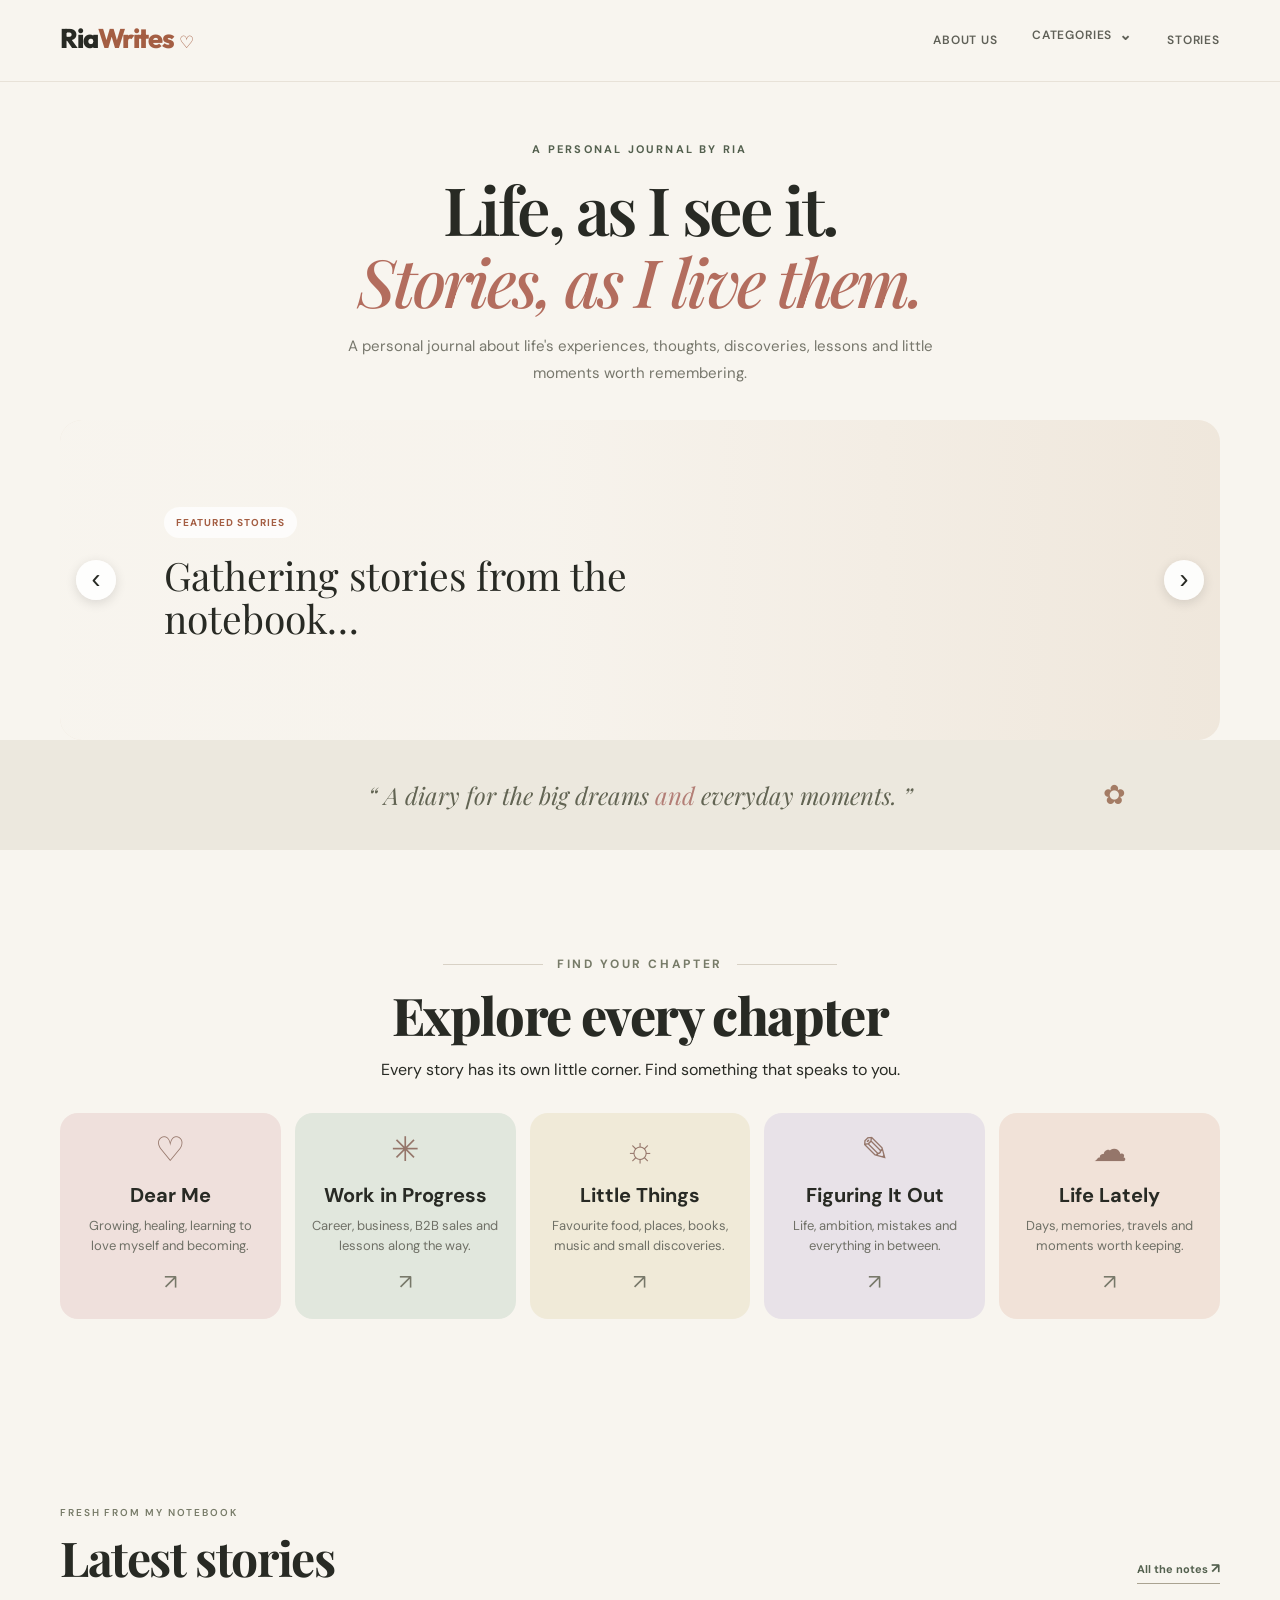
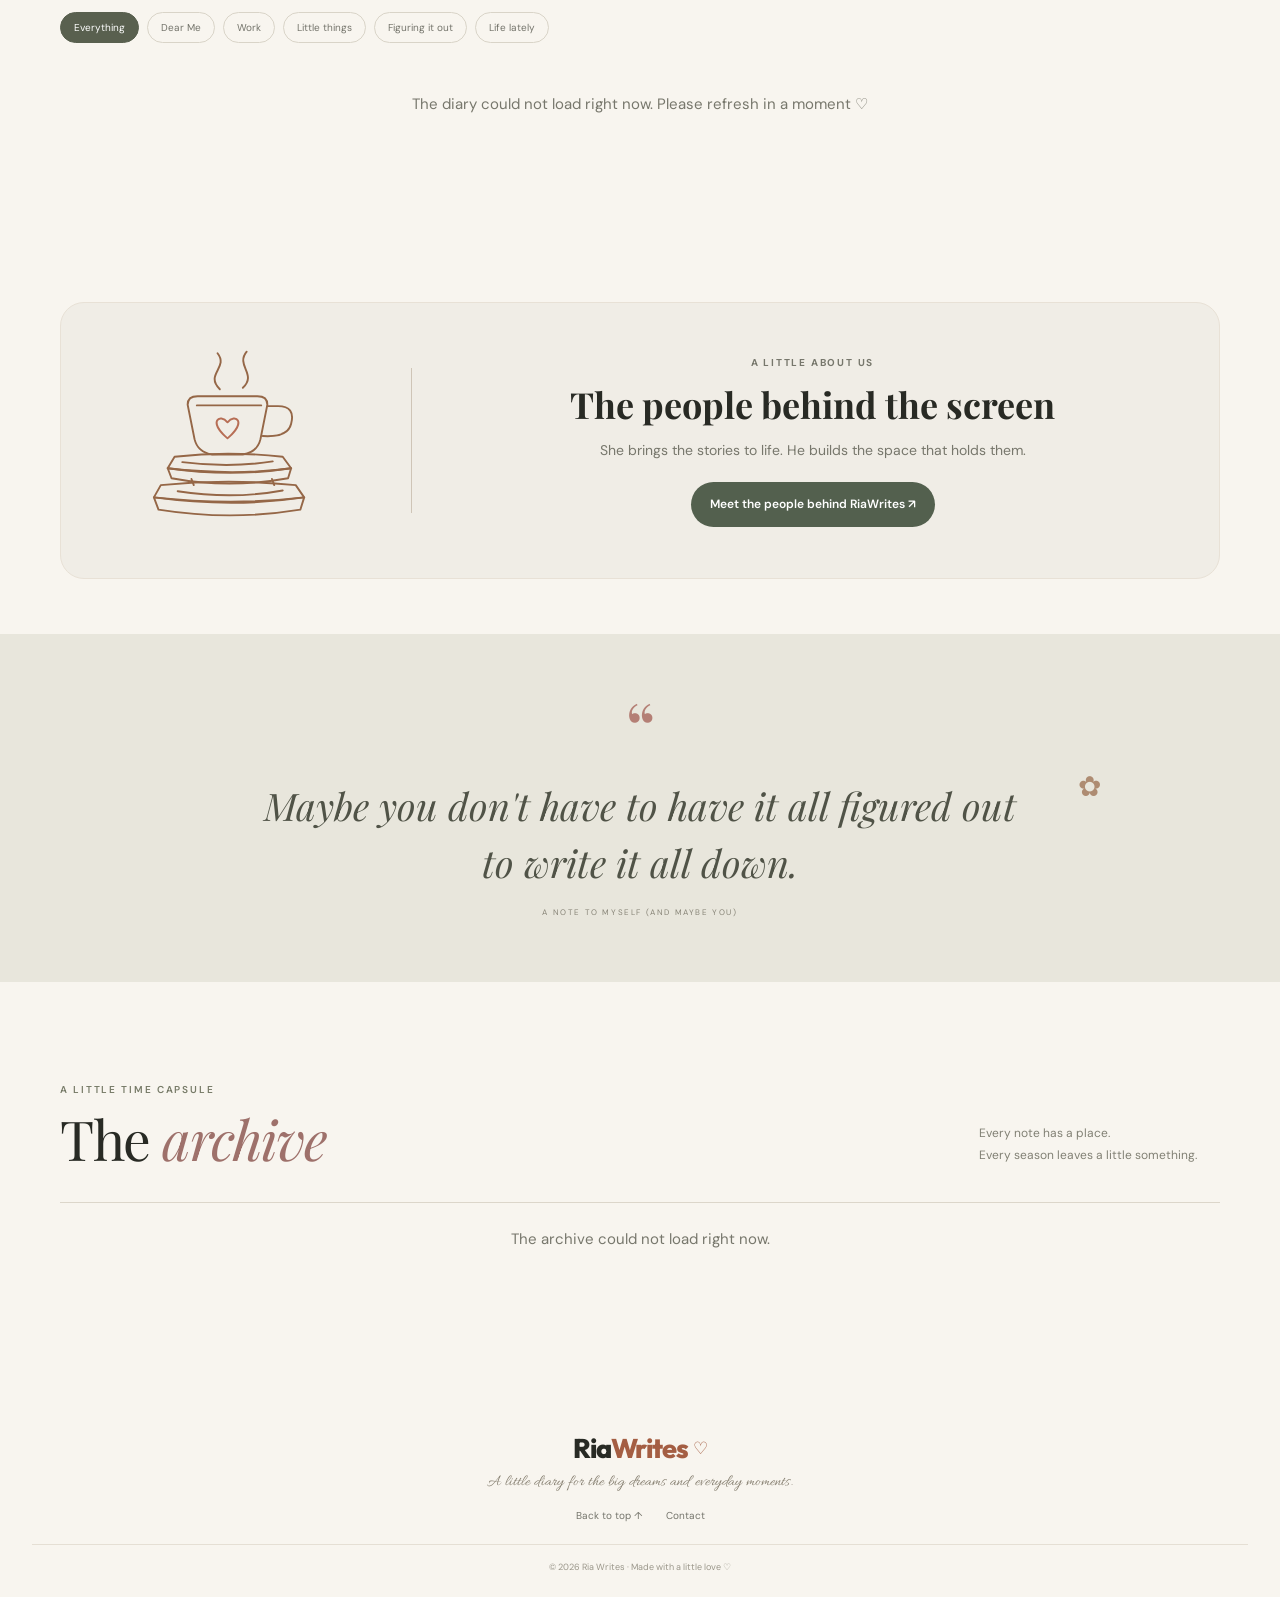
<file: index.html>
<!doctype html>
<html lang="en">
<head>
  <meta charset="utf-8" />
  <meta name="viewport" content="width=device-width, initial-scale=1" />
  <meta name="theme-color" content="#f8f5ef" />
  <meta name="description" content="Ria Writes — a little bit of everything. A little bit of me. Thoughts, experiences, recommendations and everything in between." />
  <title>Ria Writes — A little bit of everything</title>
  <link rel="preconnect" href="https://fonts.googleapis.com" />
  <link rel="preconnect" href="https://fonts.gstatic.com" crossorigin />
<link href="https://fonts.googleapis.com/css2?family=DM+Sans:wght@400;500;600;700&family=Outfit:wght@800&family=Playfair+Display:wght@400;500;600;700&family=Allura&display=swap" rel="stylesheet" />

<!-- Google Analytics 4 -->
<script async src="https://www.googletagmanager.com/gtag/js?id=G-HQD7MRNTLX"></script>
<script>
  window.dataLayer = window.dataLayer || [];
  function gtag(){dataLayer.push(arguments);}
  gtag('js', new Date());
  gtag('config', 'G-HQD7MRNTLX');
</script>

<link rel="stylesheet" href="styles.css" />
<script src="script.js" defer></script>

</head>
<body>

<header class="site-header">
  <a class="wordmark" href="#home" aria-label="RiaWrites home">
    <span class="logo-ria">Ria</span><span class="logo-writes">Writes</span><i>♡</i>
  </a>

  <button class="menu-toggle" aria-label="Open menu" aria-expanded="false">
    <span></span><span></span>
  </button>

  <nav class="nav-links" aria-label="Main navigation">
<a href="about.html">About Us</a>

    <div class="nav-dropdown">
      <button class="nav-dropdown-toggle" type="button"
        aria-expanded="false" aria-controls="category-menu">
        Categories <span class="dropdown-arrow">⌄</span>
      </button>

      <div class="category-menu" id="category-menu">
        <a href="#latest" data-category="Dear Me">Dear Me</a>
        <a href="#latest" data-category="Work in Progress">Work in Progress</a>
        <a href="#latest" data-category="Little Things">Little Things</a>
        <a href="#latest" data-category="Figuring It Out">Figuring It Out</a>
        <a href="#latest" data-category="Life Lately">Life Lately</a>
      </div>
    </div>

    <a href="stories.html">Stories</a>
  </nav>
</header>


  <main id="home">
   
<section class="new-hero wrap" id="home-intro">
  <div class="new-hero-heading">
    <p class="eyebrow">A PERSONAL JOURNAL BY RIA</p>

    <h1>
      Life, as I see it.<br>
      <em>Stories, as I live them.</em>
    </h1>

    <p class="new-hero-intro">
      A personal journal about life's experiences, thoughts,
      discoveries, lessons and little moments worth remembering.
    </p>
  </div>

  <section class="featured-section" aria-label="Featured stories">
    <div class="featured-carousel" id="featured-carousel">
      <div class="featured-content" id="featured-content">
        <p class="eyebrow">FEATURED STORIES</p>
        <h2>Gathering stories from the notebook…</h2>
      </div>

      <button class="featured-arrow featured-prev"
        type="button" aria-label="Previous story">‹</button>

      <button class="featured-arrow featured-next"
        type="button" aria-label="Next story">›</button>

      <div class="featured-dots" id="featured-dots"
        aria-label="Choose a featured story"></div>
    </div>
  </section>
</section>

    <section class="intro-strip"><p>“ A diary for the big dreams <span>and</span> everyday moments. ”</p><span class="strip-flower">✿</span></section>

    <section class="world wrap" id="diary">
<div class="section-heading chapter-heading">
  <div>
    <p class="eyebrow">FIND YOUR CHAPTER</p>
    <h2>Explore every chapter</h2>
    <p class="chapter-subtitle">
      Every story has its own little corner. Find something that speaks to you.
    </p>
  </div>
</div>      <div class="category-grid">
        <a class="category-card card-rose" href="#latest" data-category="Dear Me"><span class="card-number">01 / HEART</span><span class="category-icon">♡</span><h3>Dear Me</h3><p>Growing, healing, learning to love myself and becoming.</p><span class="card-arrow">↗</span></a>
        <a class="category-card card-sage" href="#latest" data-category="Work in Progress"><span class="card-number">02 / WORK</span><span class="category-icon">✳</span><h3>Work in Progress</h3><p>Career, business, B2B sales and lessons along the way.</p><span class="card-arrow">↗</span></a>
        <a class="category-card card-butter" href="#latest" data-category="Little Things"><span class="card-number">03 / JOY</span><span class="category-icon">☼</span><h3>Little Things</h3><p>Favourite food, places, books, music and small discoveries.</p><span class="card-arrow">↗</span></a>
        <a class="category-card card-lilac" href="#latest" data-category="Figuring It Out"><span class="card-number">04 / LIFE</span><span class="category-icon">✎</span><h3>Figuring It Out</h3><p>Life, ambition, mistakes and everything in between.</p><span class="card-arrow">↗</span></a>
        <a class="category-card card-peach" href="#latest" data-category="Life Lately"><span class="card-number">05 / LATELY</span><span class="category-icon">☁</span><h3>Life Lately</h3><p>Days, memories, travels and moments worth keeping.</p><span class="card-arrow">↗</span></a>
      </div>
    </section>

    <section class="latest-section" id="latest"><div class="wrap">
      <div class="section-heading latest-heading"><div><p class="eyebrow">FRESH FROM MY NOTEBOOK</p><h2>Latest stories</h2></div><a class="text-link" href="#archive">All the notes <span>↗</span></a></div>
      <div class="filter-row" aria-label="Filter entries">
        <button class="filter active" type="button" data-filter="All">Everything</button>
        <button class="filter" type="button" data-filter="Dear Me">Dear Me</button>
        <button class="filter" type="button" data-filter="Work in Progress">Work</button>
        <button class="filter" type="button" data-filter="Little Things">Little things</button>
        <button class="filter" type="button" data-filter="Figuring It Out">Figuring it out</button>
        <button class="filter" type="button" data-filter="Life Lately">Life lately</button>
      </div>
      <div class="post-grid" aria-live="polite"></div>
      <p class="empty-state" hidden>No notes in this chapter just yet. Come back soon ♡</p>
    </div></section>

 
 
<section class="about-teaser wrap about-teaser-new">
  <div class="about-teaser-illustration">
   
<svg class="coffee-books-art" viewBox="0 0 300 260"
     xmlns="http://www.w3.org/2000/svg"
     role="img" aria-label="A coffee cup with a heart on stacked books">

  <g fill="none" stroke="#956747" stroke-width="2.5"
     stroke-linecap="round" stroke-linejoin="round">

    <!-- Steam -->
    <path d="M125 63 C105 43 137 35 122 16"/>
    <path d="M155 61 C174 43 145 32 160 14"/>

    <!-- Cup -->
    <path d="M83 83 Q83 72 96 72 H174 Q187 72 187 83
             L178 128 Q174 145 155 148 H115
             Q96 145 92 128 Z"/>
    <path d="M187 85 H201 Q224 85 218 108
             Q214 126 181 124"/>
    <path d="M95 84 H179"/>

    <!-- Heart -->
    <path d="M135 106
             C125 94 109 105 135 127
             C161 105 145 94 135 106 Z"
          stroke="#b76e55"/>

    <!-- Top book -->
    <path d="M66 151 Q135 143 207 151
             L218 166 Q145 176 57 166 Z"/>
    <path d="M57 166 Q140 178 218 166 L214 179
             Q137 193 62 179 Z"/>

    <!-- Bottom book -->
    <path d="M48 188 Q137 179 224 188
             L235 204 Q142 215 39 204 Z"/>
    <path d="M39 204 Q143 218 235 204 L230 220
             Q139 235 45 220 Z"/>

    <!-- Book details -->
    <path d="M76 158 Q139 166 194 157"/>
    <path d="M70 196 Q142 207 207 195"/>
    <path d="M88 180 L91 188"/>
    <path d="M193 180 L196 188"/>
  </g>
</svg>

  </div>

  <div class="about-teaser-divider"></div>

  <div class="about-teaser-content">
    <p class="eyebrow">A LITTLE ABOUT US</p>
    <h2>The people behind the screen</h2>
    <p>
      She brings the stories to life. He builds the space that holds them.
    </p>
    <a class="about-teaser-button" href="about.html">
      Meet the people behind RiaWrites ↗
    </a>
  </div>
</section>


    <section class="quote-section"><span class="quote-mark">“</span><blockquote>Maybe you don't have to have it all figured out<br class="desktop-break" /> to write it all down.</blockquote><p>A NOTE TO MYSELF (AND MAYBE YOU)</p><span class="quote-flower">✿</span></section>

    <section class="archive-section wrap" id="archive"><div class="section-heading"><div><p class="eyebrow">A LITTLE TIME CAPSULE</p><h2>The <em>archive</em></h2></div><p class="section-aside">Every note has a place.<br />Every season leaves a little something.</p></div><div class="archive-list" aria-live="polite"><p class="archive-loading">Gathering the notes… ♡</p></div></section>

  
  </main>
<footer class="site-footer"><a class="wordmark" href="#home" aria-label="RiaWrites home"><span class="logo-ria">Ria</span><span class="logo-writes">Writes</span><i>♡</i></a><p>A little diary for the big dreams and everyday moments.</p><div class="footer-links"><a href="#home">Back to top ↑</a><a href="mailto:team.riawrites@gmail.com">Contact</a></div><small>© <span id="copyright-year">2026</span> Ria Writes · Made with a little love ♡</small></footer></body>
</html>
</file>
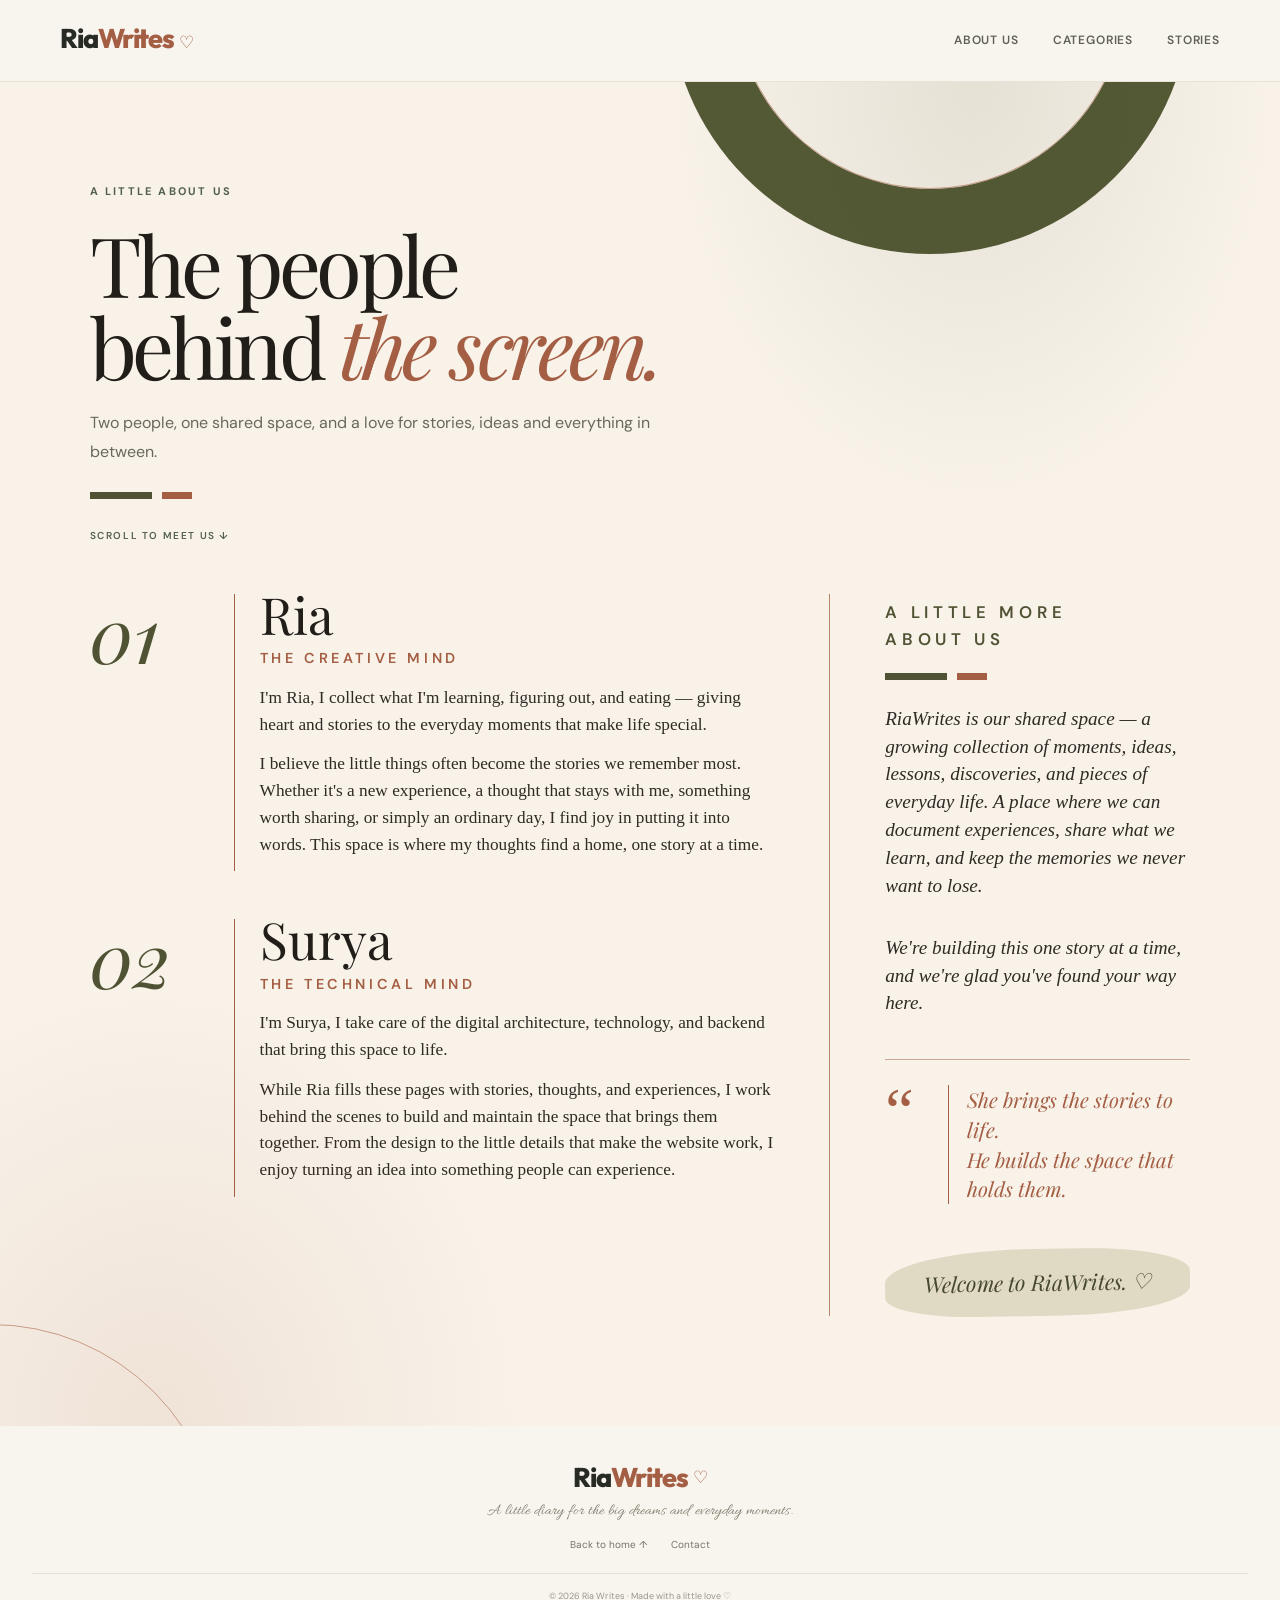
<file: about.html>
<!doctype html>
<html lang="en">
<head>
  <meta charset="utf-8">
  <meta name="viewport" content="width=device-width, initial-scale=1">
  <meta name="theme-color" content="#f8f5ef">

  <meta name="description" content="Meet Ria and Surya, the people behind RiaWrites — a personal journal about life's experiences, thoughts and little moments.">

  <title>About Us — RiaWrites</title>

  <link rel="preconnect" href="https://fonts.googleapis.com">
  <link rel="preconnect" href="https://fonts.gstatic.com" crossorigin>
  <link href="https://fonts.googleapis.com/css2?family=DM+Sans:wght@400;500;600;700&family=Outfit:wght@800&family=Playfair+Display:wght@400;500;600;700&family=Allura&display=swap" rel="stylesheet">

  <link rel="stylesheet" href="styles.css">
</head>

<body>

<header class="site-header">
  <a class="wordmark" href="index.html#home" aria-label="RiaWrites home">
    <span class="logo-ria">Ria</span><span class="logo-writes">Writes</span><i>♡</i>
  </a>

  <button class="menu-toggle" aria-label="Open menu" aria-expanded="false">
    <span></span><span></span>
  </button>

  <nav class="nav-links" aria-label="Main navigation">
    <a href="about.html" aria-current="page">About Us</a>
    <a href="index.html#diary">Categories</a>
    <a href="stories.html">Stories</a>
  </nav>
</header>

<main>

  <section class="about-section about-editorial" id="about">
    <div class="editorial-inner">

     
<div class="editorial-heading">

  <p class="about-intro-label">A LITTLE ABOUT US</p>

  <div class="editorial-title">
    The people<br>
    behind <em>the screen.</em>
  </div>

  <p class="about-intro-copy">
    Two people, one shared space, and a love for
    stories, ideas and everything in between.
  </p>

  <div class="editorial-accent">
    <span></span><span></span>
  </div>

  <p class="about-scroll-cue">SCROLL TO MEET US ↓</p>

</div>


      <div class="editorial-layout">

        <div class="editorial-people">

          <article class="editorial-person">
            <div class="editorial-number">01</div>

            <div class="editorial-person-copy">
              <h3>Ria</h3>
              <p class="editorial-role">The Creative Mind</p>

              <p>
                I'm Ria, I collect what I'm learning, figuring
                out, and eating — giving heart and stories to the everyday
                moments that make life special.
              </p>

              <p>
                I believe the little things often become the stories we
                remember most. Whether it's a new experience, a thought
                that stays with me, something worth sharing, or simply an
                ordinary day, I find joy in putting it into words.
                This space is where my thoughts find a home, one story at a time.
              </p>
            </div>
          </article>

          <article class="editorial-person">
            <div class="editorial-number">02</div>

            <div class="editorial-person-copy">
              <h3>Surya</h3>
              <p class="editorial-role">The Technical Mind</p>

              <p>
                I'm Surya, I take care of the digital architecture,
                technology, and backend that bring this space to life.
              </p>

              <p>
                While Ria fills these pages with stories, thoughts, and
                experiences, I work behind the scenes to build and maintain
                the space that brings them together. From the design to
                the little details that make the website work, I enjoy
                turning an idea into something people can experience.
              </p>
            </div>
          </article>

        </div>

        <aside class="editorial-aside">

          <p class="editorial-aside-heading">
            A little more<br>about us
          </p>

          <div class="editorial-accent">
            <span></span><span></span>
          </div>

          <p class="editorial-aside-intro">
            RiaWrites is our shared space — a growing collection of
            moments, ideas, lessons, discoveries, and pieces of everyday
            life. A place where we can document experiences, share what
            we learn, and keep the memories we never want to lose.
          </p>

          <p class="editorial-aside-note">
            We're building this one story at a time, and we're glad
            you've found your way here.
          </p>

          <div class="editorial-quote">
            <span class="editorial-quote-mark">“</span>
            <p>
              She brings the stories to life.<br>
              He builds the space that holds them.
            </p>
          </div>

          <div class="editorial-welcome">
            Welcome to RiaWrites. ♡
          </div>

        </aside>

      </div>
    </div>
  </section>

</main>

<footer class="site-footer">
  <a class="wordmark" href="index.html#home">
    <span class="logo-ria">Ria</span><span class="logo-writes">Writes</span><i>♡</i>
  </a>

  <p>A little diary for the big dreams and everyday moments.</p>

  <div class="footer-links">
    <a href="index.html#home">Back to home ↑</a>
    <a href="mailto:team.riawrites@gmail.com">Contact</a>
  </div>

  <small>© 2026 Ria Writes · Made with a little love ♡</small>
</footer>

<script>
  const menuToggle = document.querySelector(".menu-toggle");
  const navLinks = document.querySelector(".nav-links");

  menuToggle.addEventListener("click", () => {
    const isOpen = navLinks.classList.toggle("open");
    menuToggle.setAttribute("aria-expanded", String(isOpen));
  });

  navLinks.querySelectorAll("a").forEach(link => {
    link.addEventListener("click", () => {
      navLinks.classList.remove("open");
      menuToggle.setAttribute("aria-expanded", "false");
    });
  });
</script>

</body>
</html>
</file>
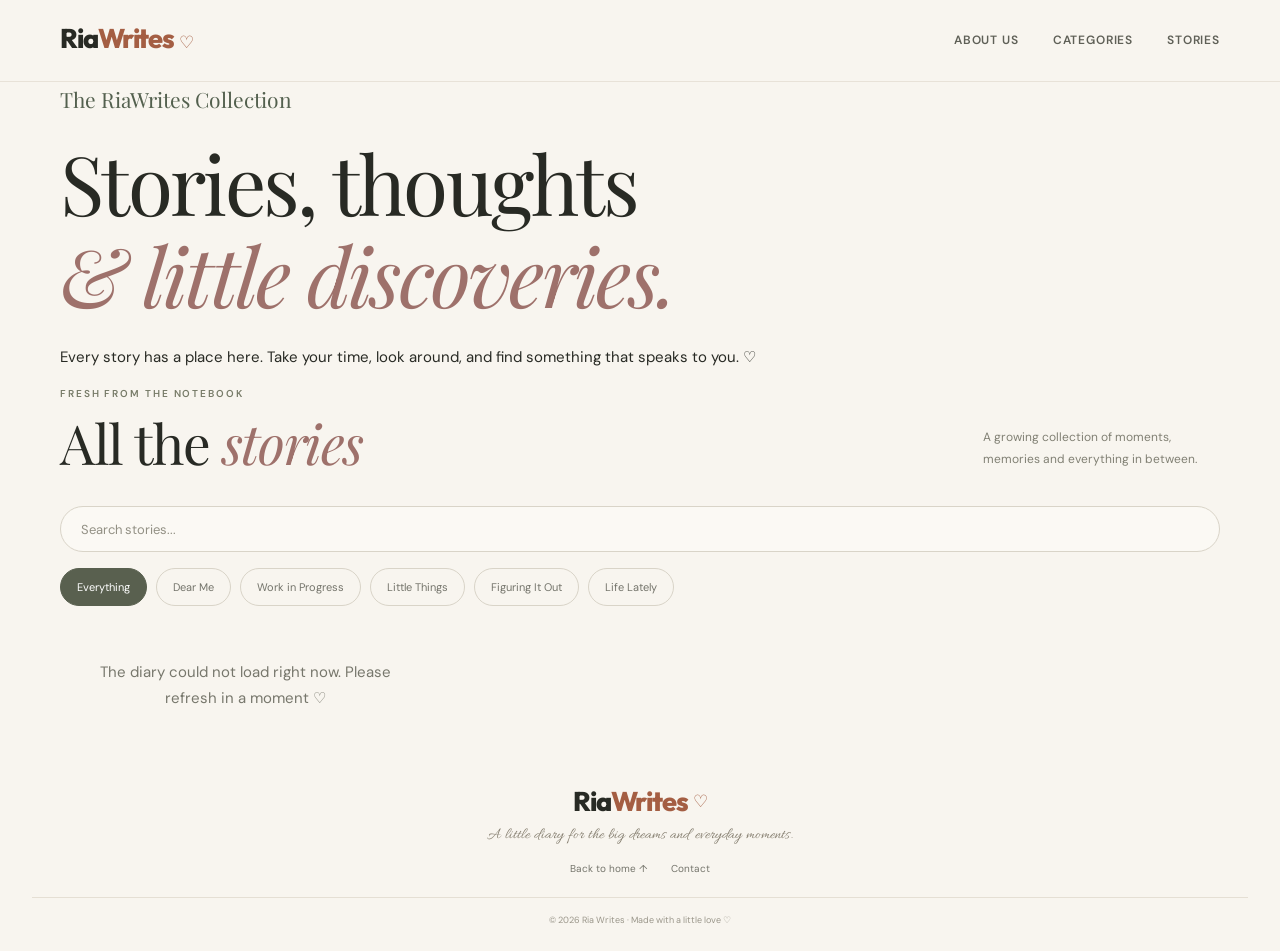
<file: stories.html>
<!doctype html>
<html lang="en">
<head>
  <meta charset="utf-8">
  <meta name="viewport" content="width=device-width, initial-scale=1">
  <meta name="theme-color" content="#f8f5ef">
  <meta name="description" content="Explore all stories, thoughts and little discoveries from RiaWrites.">
  <title>Stories — RiaWrites</title>

  <link rel="preconnect" href="https://fonts.googleapis.com">
  <link rel="preconnect" href="https://fonts.gstatic.com" crossorigin>
  <link href="https://fonts.googleapis.com/css2?family=DM+Sans:wght@400;500;600;700&family=Outfit:wght@800&family=Playfair+Display:wght@400;500;600;700&family=Allura&display=swap" rel="stylesheet">

  <link rel="stylesheet" href="styles.css">
  <script src="script.js" defer></script>
</head>

<body>

<header class="site-header">
  <a class="wordmark" href="index.html#home" aria-label="RiaWrites home">
    <span class="logo-ria">Ria</span><span class="logo-writes">Writes</span><i>♡</i>
  </a>

  <button class="menu-toggle" aria-label="Open menu" aria-expanded="false">
    <span></span><span></span>
  </button>

  <nav class="nav-links" aria-label="Main navigation">
    <a href="about.html">About Us</a>
    <a href="index.html#diary">Categories</a>
    <a href="stories.html" aria-current="page">Stories</a>
  </nav>
</header>

<main id="stories-page">

  <section class="stories-intro wrap">
<p class="eyebrow">The RiaWrites Collection</p>
    <h1>Stories, thoughts<br><em>&amp; little discoveries.</em></h1>
    <p class="stories-description">
      Every story has a place here. Take your time, look around,
      and find something that speaks to you. ♡
    </p>
  </section>

  <section class="stories-list-section">
    <div class="wrap">

      <div class="section-heading">
        <div>
          <p class="eyebrow">FRESH FROM THE NOTEBOOK</p>
          <h2>All the <em>stories</em></h2>
        </div>
        <p class="section-aside">A growing collection of moments,<br>memories and everything in between.</p>
      </div>

      <div class="stories-search">
        <label class="sr-only" for="stories-search-input">Search stories</label>
        <input id="stories-search-input" type="search" placeholder="Search stories...">
      </div>

      <div class="filter-row" aria-label="Filter stories">
        <button class="filter active" type="button" data-filter="All" aria-pressed="true">Everything</button>
        <button class="filter" type="button" data-filter="Dear Me" aria-pressed="false">Dear Me</button>
        <button class="filter" type="button" data-filter="Work in Progress" aria-pressed="false">Work in Progress</button>
        <button class="filter" type="button" data-filter="Little Things" aria-pressed="false">Little Things</button>
        <button class="filter" type="button" data-filter="Figuring It Out" aria-pressed="false">Figuring It Out</button>
        <button class="filter" type="button" data-filter="Life Lately" aria-pressed="false">Life Lately</button>
      </div>

      <div class="post-grid" aria-live="polite">
        <p class="loading-note">Gathering all the stories… ♡</p>
      </div>

      <p class="empty-state" hidden>No stories found. Try another search or chapter. ♡</p>

    </div>
  </section>

</main>

<footer class="site-footer">
  <a class="wordmark" href="index.html#home">
    <span class="logo-ria">Ria</span><span class="logo-writes">Writes</span><i>♡</i>
  </a>

  <p>A little diary for the big dreams and everyday moments.</p>

  <div class="footer-links">
    <a href="index.html#home">Back to home ↑</a>
    <a href="mailto:team.riawrites@gmail.com">Contact</a>
  </div>

  <small>© 2026 Ria Writes · Made with a little love ♡</small>
</footer>

<script>
  const menuToggle = document.querySelector(".menu-toggle");
  const navLinks = document.querySelector(".nav-links");

  menuToggle.addEventListener("click", () => {
    const isOpen = navLinks.classList.toggle("open");
    menuToggle.setAttribute("aria-expanded", String(isOpen));
  });

  navLinks.querySelectorAll("a").forEach(link => {
    link.addEventListener("click", () => {
      navLinks.classList.remove("open");
      menuToggle.setAttribute("aria-expanded", "false");
    });
  });

  const searchInput = document.querySelector("#stories-search-input");

  searchInput.addEventListener("input", () => {
    const query = searchInput.value.trim().toLowerCase();

    document.querySelectorAll(".post-card").forEach(card => {
      const matches = card.textContent.toLowerCase().includes(query);
      card.hidden = !matches;
    });

    const visible = [...document.querySelectorAll(".post-card")]
      .some(card => !card.hidden);

    document.querySelector(".empty-state").hidden = visible;
  });
</script>

</body>
</html>
</file>
<file: styles.css>
:root{--paper:#f8f5ef;--paper2:#f0ece3;--ink:#282a24;--muted:#77776c;--rose:#e8c9c5;--sage:#dce4d7;--olive:#53604e;--serif:'Playfair Display',Georgia,serif;--sans:'DM Sans',Arial,sans-serif;--script:'Allura',cursive;--max:1160px}*{box-sizing:border-box}html {
  scroll-behavior: smooth;
  scroll-padding-top: 80px;
}body{margin:0;background:var(--paper);color:var(--ink);font-family:var(--sans);font-size:15px;line-height:1.7}a{color:inherit;text-decoration:none}img{display:block;width:100%;height:100%;object-fit:cover}.wrap{width:min(var(--max),calc(100% - 64px));margin-inline:auto}.site-header{height:82px;padding:0 max(32px,calc((100vw - var(--max))/2));display:flex;align-items:center;justify-content:space-between;border-bottom:1px solid #e8e2d8}wordmark span{font-family:var(--serif);font-size:23px;font-weight:600;letter-spacing:-.7px}wordmark span span{font-weight:400;font-style:italic}wordmark span i{font-family:var(--sans);font-size:14px;font-style:normal;color:#aa746f}.nav-links{display:flex;gap:37px;font-size:12px;letter-spacing:.07em;text-transform:uppercase;color:#5f6057}.nav-links a:hover,.footer-links a:hover{color:#a66d69}.header-note{font-family:var(--script);font-size:23px;color:#846a5c}.header-note span{font-family:var(--sans);font-size:13px}.menu-toggle{display:none}.hero{min-height:600px;position:relative;display:grid;grid-template-columns:1fr 1fr;align-items:center;padding-top:54px;padding-bottom:78px}.hero-copy{position:relative;z-index:2;padding:28px 0 0 5%}.eyebrow{font-size:10px;letter-spacing:.19em;font-weight:600;color:#777b68;margin:0 0 18px}.tiny-flower{color:#b88078;font-size:15px;margin-right:8px}h1,h2,h3,p{margin-top:0}h1,h2,h3{font-family:var(--serif);font-weight:400;line-height:1.13}h1{font-size:clamp(54px,6.4vw,83px);letter-spacing:-2.7px;margin-bottom:24px}h1 em,h2 em{font-weight:400;color:#9e716b}.hero-intro{max-width:420px;color:#6b6b60;font-size:14px;line-height:1.9}.hero-actions{display:flex;align-items:center;gap:25px;margin-top:30px}.button{display:inline-flex;align-items:center;gap:24px;padding:13px 18px;font-size:11px;letter-spacing:.045em}.button-dark{background:#454d40;color:#fff}.button-dark:hover{background:#30372c}.button span,.text-link span{font-size:14px}.text-link{font-size:11px;border-bottom:1px solid #aaa391;padding-bottom:3px}.hero-signature{font-family:var(--script);font-size:28px;color:#9d746b;margin-top:24px;transform:rotate(-4deg);width:max-content}.hero-art{height:440px;position:relative;margin:12px 9% 0 1%}.art-frame{position:absolute;inset:10px 18px 10px 42px;overflow:hidden;transform:rotate(2deg);box-shadow:0 18px 45px #4238221a}.art-frame img{filter:saturate(.78);object-position:center}.photo-label{position:absolute;bottom:23px;left:1px;background:#f7f2e9ed;padding:12px 18px 13px;transform:rotate(-4deg);box-shadow:0 4px 12px #0000000c}.photo-label span,.photo-label strong{display:block}.photo-label span{font:12px var(--script);color:#797469}.photo-label strong{font:17px var(--serif);font-weight:400}.sun-doodle{position:absolute;top:2px;right:3px;color:#b5866c;font-size:48px}.art-heart{position:absolute;right:18px;bottom:-17px;font:45px var(--script);color:#9c6a65;transform:rotate(15deg)}.hero-bottom{position:absolute;bottom:22px;left:5%;right:5%;display:flex;align-items:center;gap:15px;color:#939084;font-size:9px;letter-spacing:.16em}.hero-bottom .line{height:1px;background:#ded8cb;flex:1}.intro-strip{min-height:110px;background:#ece8de;display:flex;align-items:center;justify-content:center;position:relative;text-align:center;padding:20px}.intro-strip p{font:italic 24px var(--serif);margin:0;color:#626453}.intro-strip p span{color:#b37e76}.strip-flower{position:absolute;right:12%;font-size:27px;color:#a47c65}.world{padding-top:104px;padding-bottom:105px}.section-heading{display:flex;justify-content:space-between;align-items:end;margin-bottom:33px}.section-heading .eyebrow{margin-bottom:9px}.section-heading h2,.about-copy h2,.newsletter h2{font-size:clamp(38px,4.4vw,55px);letter-spacing:-1.4px;margin-bottom:0}.section-aside{font-size:12px;color:#818074;line-height:1.8;margin:0 2% 3px 0}.category-grid{display:grid;grid-template-columns:repeat(6,1fr);gap:15px}.category-card{position:relative;grid-column:span 2;min-height:205px;padding:23px 23px 20px;transition:transform .25s,box-shadow .25s}.category-card:nth-child(4){grid-column:2 / span 2}.category-card:nth-child(5){grid-column:4 / span 2}.category-card:hover{transform:translateY(-4px);box-shadow:0 10px 28px #39382b10}.card-rose{background:#efe0dc}.card-sage{background:#e1e7dd}.card-butter{background:#f0ead8}.card-lilac{background:#e8e2e8}.card-peach{background:#f1e2d8}.card-number{font-size:8px;letter-spacing:.16em;color:#828071}.category-icon{position:absolute;right:21px;top:16px;font:29px var(--script);color:#95766a}.category-card h3{font-size:26px;margin:23px 0 7px}.category-card p{font-size:11px;color:#6f7066;max-width:230px;margin-bottom:0;line-height:1.7}.card-arrow{position:absolute;right:19px;bottom:16px;font-size:15px;color:#777869}.latest-section{background:#f0ede6;padding:93px 0 100px}.latest-heading{margin-bottom:23px}.filter-row{display:flex;gap:8px;flex-wrap:wrap;margin-bottom:25px}.filter{font:10px var(--sans);color:#74746b;background:transparent;border:1px solid #d9d4c8;padding:8px 13px;cursor:pointer;border-radius:30px}.filter:hover,.filter.active{color:#fff;background:#59604f;border-color:#59604f}.post-grid{display:grid;grid-template-columns:repeat(3,1fr);gap:25px}.post-card{min-width:0}.post-image{height:245px;display:block;position:relative;overflow:hidden;background:#e2ded2}.post-image img{transition:transform .45s;filter:saturate(.8)}.post-image:hover img{transform:scale(1.04)}.image-stamp{position:absolute;left:13px;top:13px;background:#f8f5efed;color:#495143;font-size:8px;letter-spacing:.13em;padding:10px 11px;line-height:1.5;text-align:center}.post-meta{font-size:8px;letter-spacing:.13em;color:#858276;margin:19px 0 9px}.post-meta span{padding:0 5px;color:#ad877a}.post-card h3{font-size:24px;margin-bottom:7px}.post-description{font-size:11px;color:#77776c;margin-bottom:12px}.read-more{font-size:10px;border-bottom:1px solid #b8b1a2;padding-bottom:3px}.read-more span{padding-left:8px}.empty-state{text-align:center;color:#77776c;padding:30px}.about-section{padding-top:112px;padding-bottom:114px;display:grid;grid-template-columns:.85fr 1fr;gap:10%;align-items:center}.about-photo{height:430px;position:relative;margin-left:14%}.about-photo img{filter:saturate(.72);object-position:center 30%}.photo-caption{position:absolute;bottom:17px;right:-28px;background:#f8f5efed;padding:11px 16px;font:19px var(--script);color:#846a5c;transform:rotate(3deg)}.about-copy{position:relative;padding:12px 4% 8px 0}.about-copy .eyebrow{margin-bottom:12px}.about-copy h2{margin-bottom:23px}.about-copy>p:not(.eyebrow){font-size:12px;line-height:1.95;color:#707066;max-width:470px}.about-copy .about-lede{font-family:var(--serif);font-size:19px!important;line-height:1.6!important;color:#45483f!important}.button-outline{border:1px solid #a8a394;margin-top:11px;padding:11px 17px}.button-outline:hover{background:#e9e5da}.about-squiggle{position:absolute;right:9%;bottom:-31px;color:#9a746b;font:29px var(--script);transform:rotate(-9deg)}.quote-section{background:#e8e6dc;text-align:center;position:relative;padding:71px 20px 63px}.quote-mark{font:75px var(--serif);line-height:.6;color:#b47f75}.quote-section blockquote{font:italic clamp(25px,3.2vw,38px)/1.5 var(--serif);margin:10px 0 15px;color:#505347}.quote-section>p{font-size:8px;letter-spacing:.2em;color:#878477;margin:0}.quote-flower{position:absolute;right:14%;top:37%;font-size:28px;color:#ae8c72}.archive-section{padding-top:99px;padding-bottom:105px}.archive-list{border-top:1px solid #dcd6ca}.archive-list>a{display:grid;grid-template-columns:1fr 3fr 1fr;align-items:center;padding:18px 10px;border-bottom:1px solid #dcd6ca;font-family:var(--serif);font-size:19px}.archive-list>a:hover{background:#f1ede5}.archive-list small{font:italic 12px var(--serif);color:#89877b;padding-left:10px}.archive-count{text-align:right;font:9px var(--sans);letter-spacing:.13em;color:#888679}.future-link{opacity:.65}.newsletter{background:#dfe5da;padding:78px 24px 83px;text-align:center}.newsletter-inner{max-width:510px;margin:auto;position:relative}.newsletter-flower{font-size:30px;color:#9e826a}.newsletter .eyebrow{margin:8px 0 10px}.newsletter h2{font-size:42px}.newsletter-inner>p:not(.eyebrow){font-size:12px;color:#73766b;margin:13px 0 22px}.signup-form{display:flex;border-bottom:1px solid #92968a;max-width:410px;margin:auto}.signup-form input{flex:1;min-width:0;border:0;background:transparent;padding:12px 4px;font:11px var(--sans);outline:none;color:var(--ink)}.signup-form button{border:0;background:transparent;font:10px var(--sans);cursor:pointer;padding:10px 4px;color:#485344}.signup-form button span{padding-left:10px}.signup-form:focus-within{border-color:#535c4b}.form-note{font-size:9px;color:#85877c;display:block;margin-top:11px}.form-success{color:#52614c;font-size:12px;margin:14px 0 0}.site-footer{padding:37px 32px 22px;text-align:center}.site-footer {font-size:20px}.site-footer>p{font:16px var(--script);color:#827b6c;margin:4px 0 15px}.footer-links{display:flex;justify-content:center;gap:23px;font-size:10px;color:#74746b;margin-bottom:20px}.site-footer>small{display:block;border-top:1px solid #e5dfd4;padding-top:15px;color:#9a968a;font-size:9px}.sr-only{position:absolute;width:1px;height:1px;padding:0;margin:-1px;overflow:hidden;clip:rect(0,0,0,0);white-space:nowrap;border:0}
@media(max-width:760px){.wrap{width:min(100% - 38px,var(--max))}.site-header{height:68px;padding:0 20px}.header-note{display:none}.menu-toggle{display:flex;flex-direction:column;gap:5px;border:0;background:none;padding:10px}.menu-toggle span{width:23px;height:1px;background:#444}.nav-links{display:none;position:absolute;z-index:10;top:68px;left:0;right:0;padding:20px;background:var(--paper);border-bottom:1px solid #e4ded2;flex-direction:column;gap:16px;text-align:center}.nav-links.open{display:flex}.hero{grid-template-columns:1fr;padding-top:54px;padding-bottom:75px;gap:18px}.hero-copy{padding:0 1%}.hero-art{height:min(82vw,390px);margin:0 5% 10px}.art-frame{inset:8px 13px 9px 25px}.hero-bottom{left:1%;right:1%;font-size:7px}.hero-bottom{gap:9px}h1{font-size:clamp(52px,13vw,76px)}.hero-intro{max-width:440px}.intro-strip{min-height:88px}.intro-strip p{font-size:19px}.strip-flower{right:5%;font-size:20px}.world,.latest-section,.archive-section{padding-top:71px;padding-bottom:74px}.section-heading{align-items:start;gap:20px;flex-direction:column}.section-aside{margin:0}.category-grid{grid-template-columns:1fr 1fr;gap:10px}.category-card{grid-column:auto!important;min-height:195px;padding:18px 15px}.category-card:nth-child(5){grid-column:1 / -1!important;min-height:165px}.category-card h3{font-size:23px;margin-top:25px}.category-card p{font-size:10px}.post-grid{grid-template-columns:1fr;gap:35px}.post-image{height:62vw;max-height:340px}.latest-heading{flex-direction:row;align-items:end}.latest-heading .text-link{flex-shrink:0;margin-bottom:8px}.about-section{grid-template-columns:1fr;gap:42px;padding-top:74px;padding-bottom:78px}.about-photo{height:78vw;max-height:430px;margin:0 9% 0 3%}.about-copy{padding:0 3%}.about-copy h2{font-size:44px}.quote-section{padding:60px 18px}.quote-flower{right:6%;top:15%}.archive-list>a{grid-template-columns:.6fr 2fr 1fr;font-size:16px;padding:15px 3px}.archive-list small{display:block;padding:0;font-size:11px}.archive-count{font-size:8px}.newsletter{padding:65px 20px}.newsletter h2{font-size:36px}.desktop-break{display:none}}@media(max-width:400px){.category-grid{grid-template-columns:1fr}.category-card,.category-card:nth-child(5){grid-column:auto!important;min-height:165px}.category-card h3{margin-top:18px}.hero-actions{gap:15px;flex-wrap:wrap}.button{gap:13px}.latest-heading{display:block}.latest-heading .text-link{display:inline-block;margin-top:15px}.filter-row{gap:6px}.filter{padding:7px 10px}.archive-list>a{grid-template-columns:.5fr 1.6fr 1fr}}
.wordmark span i {
  margin-left: 6px;
}


/* RiaWrites functional refinements — preserves the existing palette and type system. */
[hidden] { display: none !important; }
.filter-row { flex-wrap: wrap; }
.filter { cursor: pointer; }
.filter:focus-visible, a:focus-visible, button:focus-visible { outline: 2px solid var(--olive); outline-offset: 3px; }
.post-card[hidden] { display: none !important; }
.post-image img { width: 100%; height: 100%; object-fit: cover; }
.about-surya { padding-top: 55px; border-top: 1px solid #e4ded3; }
.about-surya-photo { margin-left: 0; margin-right: 14%; }
.article-detail { padding-top: 65px; padding-bottom: 90px; min-height: 60vh; }
.article-detail > h1 { max-width: 900px; margin-top: 22px; }
.article-cover { width: 100%; max-height: 520px; object-fit: cover; margin: 28px 0 38px; }
.article-body { max-width: 760px; margin: 0 auto; color: #55574e; font-size: 15px; line-height: 1.95; }
.article-body h2, .article-body h3, .article-body h4 { margin: 2em 0 .7em; color: var(--ink); }
.article-body p { margin: 0 0 1.25em; }
.article-body ul, .article-body ol { padding-left: 1.5rem; margin: 0 0 1.3em; }
.article-body li { margin: .35em 0; }
.article-body blockquote { margin: 1.6em 0; padding: .5em 1.3em; border-left: 3px solid #b88a80; background: #f0ece3; font-family: var(--serif); font-size: 1.15em; }
.article-body a { text-decoration: underline; text-underline-offset: 3px; }
.article-body code { background: #eee9df; padding: .12em .35em; border-radius: 3px; }
.archive-loading, .loading-note { color: var(--muted); text-align: center; padding: 24px; }
.archive-list > a { cursor: pointer; }
.signup-form { display: none !important; }
.form-note { display: block; margin-top: 18px; color: #77776c; }
@media (max-width: 760px) {
  .site-header { position: relative; height: 72px; padding: 0 22px; }
  .menu-toggle { display: flex; width: 38px; height: 38px; flex-direction: column; justify-content: center; gap: 6px; border: 0; background: transparent; cursor: pointer; }
  .menu-toggle span { display: block; width: 23px; height: 1px; background: var(--ink); }
  .nav-links { display: none; position: absolute; z-index: 20; top: 71px; left: 0; right: 0; padding: 18px 24px 22px; background: var(--paper); border-bottom: 1px solid #e8e2d8; flex-direction: column; gap: 16px; }
  .nav-links.open { display: flex; }
  .header-note { display: none; }

  @media (max-width: 600px) {
  .stories-intro h1 {
    font-size: clamp(30px, 8vw, 34px);
    line-height: 1.15;
  }

  .stories-intro h1 em {
    white-space: nowrap;
  }
}
  .wrap { width: min(var(--max), calc(100% - 40px)); }
  .about-section { grid-template-columns: 1fr; gap: 38px; padding-top: 70px; padding-bottom: 72px; }
  .about-photo, .about-surya-photo { height: min(420px, 90vw); margin: 0 7% 0 0; }
  .about-surya .about-copy { order: 1; }
  .about-surya-photo { order: 2; }
  .archive-list > a { grid-template-columns: .7fr 2fr 1fr; font-size: 16px; gap: 8px; }
  .archive-count { font-size: 8px; }
  .article-detail { padding-top: 42px; }
  .article-detail > h1 { font-size: clamp(38px, 10vw, 58px); }
}


/* RiaWrites — elegant interaction effects */


/* Gentle transitions for links */
.nav-links a,
.footer-links a,
.text-link,
.archive-list a,
.article-body a {
  transition: color 0.3s ease, opacity 0.3s ease;
}

.nav-links a:hover,
.footer-links a:hover,
.text-link:hover,
.archive-list a:hover,
.article-body a:hover {
  color: var(--rose);
}

/* Gentle button interactions */
.button,
.button-dark,
.button-outline,
button {
  transition:
    transform 0.25s ease,
    background-color 0.25s ease,
    color 0.25s ease,
    box-shadow 0.25s ease;
}

.button:hover,
.button-dark:hover,
.button-outline:hover,
button:hover {
  transform: translateY(-2px);
}

/* Respect reduced-motion preferences */
@media (prefers-reduced-motion: reduce) {
  html {
    scroll-behavior: auto;
  }

  *,
  *::before,
  *::after {
    transition-duration: 0.01ms !important;
    animation-duration: 0.01ms !important;
    animation-iteration-count: 1 !important;
  }
}

/* RiaWrites — Editorial About Design */

#about.about-editorial {
  position: relative;
  overflow: hidden;
  isolation: isolate;
  padding: 100px 7% 110px;
  background:
    radial-gradient(ellipse at 12% 100%, rgba(166, 91, 62, 0.10), transparent 23%),
    radial-gradient(ellipse at 76% 0%, rgba(70, 76, 39, 0.10), transparent 22%),
    #f8f2e9;
  color: #211d19;
}

#about.about-editorial::before,
#about.about-editorial::after {
  content: "";
  position: absolute;
  z-index: -1;
  pointer-events: none;
  border: 1px solid rgba(166, 91, 62, 0.55);
  border-radius: 50%;
}

#about.about-editorial::before {
  width: 390px;
  height: 390px;
  top: -285px;
  right: 12%;
  box-shadow: 0 0 0 65px rgba(70, 76, 39, 0.92);
}

#about.about-editorial::after {
  width: 460px;
  height: 460px;
  bottom: -360px;
  left: -240px;
}

#about .editorial-inner {
  width: 100%;
  max-width: 1450px;
  margin: 0 auto;
  position: relative;
}

#about .editorial-heading {
  max-width: 850px;
  margin-bottom: 50px;
}

#about .editorial-title {
  font-family: "Playfair Display", Georgia, serif;
  font-size: clamp(3.5rem, 6.5vw, 6.2rem);
  line-height: 0.99;
  letter-spacing: -0.055em;
  font-weight: 400;
}

#about .editorial-title em {
  color: #a45e43;
  font-weight: 400;
}

#about .editorial-accent {
  display: flex;
  gap: 10px;
  margin-top: 25px;
}

#about .editorial-accent span {
  display: block;
  width: 62px;
  height: 7px;
  background: #505333;
}

#about .editorial-accent span + span {
  width: 30px;
  background: #a45e43;
}

#about .editorial-layout {
  display: grid;
  grid-template-columns: minmax(0, 1.8fr) minmax(290px, 0.95fr);
  gap: 55px;
  align-items: stretch;
}

#about .editorial-people {
  display: flex;
  flex-direction: column;
  gap: 48px;
}

#about .editorial-person {
  display: grid;
  grid-template-columns: 145px minmax(0, 1fr);
  gap: 25px;
  align-items: stretch;
}

#about .editorial-number {
  font-family: "Playfair Display", Georgia, serif;
  font-size: clamp(4rem, 6vw, 6.3rem);
  line-height: 1;
  font-style: italic;
  color: #505333;
  border-right: 1px solid #a45e43;
  padding: 0 25px 0 0;
}

#about .editorial-person-copy h3 {
  margin: -8px 0 0;
  font-family: "Playfair Display", Georgia, serif;
  font-size: clamp(2.8rem, 4vw, 4.2rem);
  font-weight: 400;
  line-height: 1.1;
  color: #211d19;
}

#about .editorial-role {
  margin: 4px 0 14px;
  color: #a45e43;
  font-family: "DM Sans", sans-serif;
  font-size: 0.9rem;
  font-weight: 600;
  letter-spacing: 0.25em;
  text-transform: uppercase;
}

#about .editorial-person-copy > p:not(.editorial-role) {
  margin: 0 0 13px;
  max-width: 720px;
  color: #302a25;
  font-family: Georgia, serif;
  font-size: 1.08rem;
  line-height: 1.55;
}

#about .editorial-aside {
  border-left: 1px solid rgba(164, 94, 67, 0.75);
  padding: 5px 0 0 55px;
  display: flex;
  flex-direction: column;
}

#about .editorial-aside-heading {
  margin: 0;
  color: #505333;
  font-family: "DM Sans", sans-serif;
  font-size: 1.05rem;
  font-weight: 600;
  letter-spacing: 0.28em;
  line-height: 1.6;
  text-transform: uppercase;
}

#about .editorial-aside .editorial-accent {
  margin: 20px 0 25px;
}

#about .editorial-aside-intro,
#about .editorial-aside-note {
  margin: 0 0 24px;
  color: #302a25;
  font-family: Georgia, serif;
  font-size: clamp(1.15rem, 1.5vw, 1.45rem);
  font-style: italic;
  line-height: 1.45;
}

#about .editorial-aside-note {
  margin-top: 10px;
}

#about .editorial-quote {
  display: grid;
  grid-template-columns: 45px 1fr;
  gap: 18px;
  align-items: start;
  border-top: 1px solid rgba(164, 94, 67, 0.5);
  margin-top: 18px;
  padding-top: 25px;
}

#about .editorial-quote-mark {
  color: #a45e43;
  font-family: Georgia, serif;
  font-size: 4rem;
  line-height: 0.8;
}

#about .editorial-quote p {
  margin: 0;
  padding-left: 18px;
  border-left: 1px solid #a45e43;
  color: #a45e43;
  font-family: "Playfair Display", Georgia, serif;
  font-size: clamp(1.2rem, 1.6vw, 1.55rem);
  font-style: italic;
  line-height: 1.45;
}

#about .editorial-welcome {
  margin: 45px auto 0;
  padding: 15px 28px;
  max-width: 390px;
  width: 100%;
  border-radius: 48% 35% 42% 30%;
  background: rgba(190, 181, 143, 0.42);
  color: #45482d;
  font-family: "Playfair Display", Georgia, serif;
  font-size: 1.35rem;
  font-style: italic;
  text-align: center;
  transform: rotate(-1deg);
}

/* Tablet and mobile layout */
@media (max-width: 900px) {
  #about.about-editorial {
    padding: 75px 6%;
  }

  #about .editorial-layout {
    grid-template-columns: 1fr;
    gap: 55px;
  }

  #about .editorial-aside {
    border-left: 0;
    border-top: 1px solid rgba(164, 94, 67, 0.65);
    padding: 35px 0 0;
  }

  #about .editorial-heading {
    margin-bottom: 40px;
  }
}

@media (max-width: 560px) {
  #about.about-editorial {
    padding: 65px 22px 75px;
  }

  #about .editorial-title {
    font-size: clamp(3rem, 13vw, 4.2rem);
  }

  #about .editorial-person {
    grid-template-columns: 72px minmax(0, 1fr);
    gap: 16px;
  }

  #about .editorial-number {
    font-size: 3.5rem;
    padding-right: 12px;
  }

  #about .editorial-person-copy h3 {
    font-size: 2.5rem;
  }

  #about .editorial-role {
    font-size: 0.72rem;
    letter-spacing: 0.14em;
  }

  #about .editorial-person-copy > p:not(.editorial-role) {
    font-size: 1rem;
  }

  #about .editorial-people {
    gap: 38px;
  }

  #about .editorial-aside-intro,
  #about .editorial-aside-note {
    font-size: 1.15rem;
  }

  #about .editorial-welcome {
    font-size: 1.1rem;
  }
}
/* RiaWrites — Editorial About responsive fix */

@media (max-width: 1100px) {
  #about.about-editorial .editorial-layout {
    grid-template-columns: minmax(0, 1fr);
    gap: 48px;
  }

  #about.about-editorial .editorial-people,
  #about.about-editorial .editorial-person,
  #about.about-editorial .editorial-person-copy,
  #about.about-editorial .editorial-aside {
    min-width: 0;
    width: 100%;
  }

  #about.about-editorial .editorial-aside {
    margin-top: 20px;
  }
}

@media (max-width: 600px) {
  #about.about-editorial {
    padding: 64px 22px;
  }

  #about.about-editorial .editorial-person {
    grid-template-columns: 54px minmax(0, 1fr);
    gap: 14px;
  }

  #about.about-editorial .editorial-number {
    font-size: 2.5rem;
  }

  #about.about-editorial .editorial-person-copy h3 {
    font-size: 2rem;
  }
}

/* Desktop fix for the About section */
@media (min-width: 761px) {
  #about.about-editorial {
    display: block;
    width: 100%;
  }
}


/* Respect reduced-motion preferences */
@media (prefers-reduced-motion: reduce) {
    html {
        scroll-behavior: auto;
    }
}


/* RiaWrites — Article reading progress */

.article-reading-nav {
  position: sticky;
  top: 0;
  z-index: 30;
  display: grid;
  grid-template-columns: auto minmax(50px, 1fr) auto;
  align-items: center;
  gap: 22px;
  padding: 14px 0;
  margin-bottom: 38px;
  background: var(--paper);
  border-bottom: 1px solid #e8e2d8;
}

.article-back-link {
  white-space: nowrap;
  font-size: 11px;
  color: var(--olive);
  border-bottom: 1px solid #aaa391;
  padding-bottom: 3px;
}

.article-back-link:hover {
  color: #a45e43;
}

.reading-progress {
  display: flex;
  align-items: center;
  gap: 12px;
  min-width: 0;
}

.reading-progress-track {
  height: 3px;
  flex: 1;
  min-width: 0;
  overflow: hidden;
  border-radius: 10px;
  background: #e5ded2;
}

.reading-progress-fill {
  display: block;
  width: 0%;
  height: 100%;
  background: #a45e43;
  transition: width 0.15s linear;
}

.reading-progress-label {
  min-width: 62px;
  white-space: nowrap;
  text-align: right;
  font-size: 10px;
  color: var(--muted);
  font-family: var(--sans);
  font-variant-numeric: tabular-nums;
}

.article-reading-time {
  margin: -10px 0 25px;
  font-size: 10px;
  letter-spacing: 0.08em;
  color: var(--muted);
}

.article-reading-time span {
  padding: 0 7px;
  color: #a45e43;
}

@media (max-width: 560px) {
  .article-reading-nav {
    position: sticky;
    top: 0;
    z-index: 30;
    grid-template-columns: auto minmax(35px, 1fr) auto;
    gap: 10px;
    padding: 16px 0;
    margin-bottom: 32px;
    background: var(--paper);
    box-shadow: 0 6px 12px rgba(40, 42, 36, 0.05);
  }
    grid-template-columns: auto minmax(35px, 1fr) auto;
    gap: 10px;
    padding: 12px 0;
    margin-bottom: 28px;
  }

  .article-back-link {
    font-size: 10px;
  }

  .reading-progress {
    gap: 7px;
  }

  .reading-progress-label {
    min-width: 55px;
    font-size: 9px;
  }
}


/* RiaWrites — Related reading section */

.related-reading {
  margin-top: 76px;
  padding-top: 38px;
  border-top: 1px solid #ded8cb;
}

.related-reading > .eyebrow {
  margin-bottom: 12px;
  color: var(--muted);
  font-size: 10px;
  letter-spacing: 0.14em;
}

.related-reading h2 {
  margin: 0;
  color: var(--ink);
  font-family: var(--serif);
  font-size: clamp(28px, 4vw, 42px);
  font-weight: 400;
  line-height: 1.1;
}

.related-reading h2 span {
  color: #a45e43;
  font-style: italic;
}

.related-reading-intro {
  margin: 12px 0 28px;
  color: var(--muted);
  font-size: 13px;
}

.related-reading-grid {
  display: grid;
  grid-template-columns: repeat(2, minmax(0, 1fr));
  gap: 26px;
}

.related-reading-card {
  min-width: 0;
}

.related-reading-card > a {
  display: block;
  color: inherit;
  text-decoration: none;
}

.related-reading-card img {
  display: block;
  width: 100%;
  aspect-ratio: 5 / 3;
  object-fit: cover;
  margin-bottom: 16px;
  background: #e9e3d8;
  transition: transform 0.3s ease;
}

.related-reading-card > a:hover img {
  transform: translateY(-3px);
}

.related-reading-category {
  margin: 0 0 8px;
  color: var(--olive);
  font-size: 9px;
  letter-spacing: 0.12em;
  text-transform: uppercase;
}

.related-reading-card h3 {
  margin: 0 0 9px;
  color: var(--ink);
  font-family: var(--serif);
  font-size: 22px;
  font-weight: 400;
  line-height: 1.25;
}

.related-reading-summary {
  margin: 0 0 13px;
  color: var(--muted);
  font-size: 12px;
  line-height: 1.7;
}

.related-reading-link {
  color: #a45e43;
  font-size: 11px;
  border-bottom: 1px solid #c9a18e;
  padding-bottom: 3px;
}

.related-reading-footer {
  margin: 34px 0 0;
  color: var(--muted);
  font-family: var(--serif);
  font-size: 14px;
  font-style: italic;
  text-align: center;
}

@media (max-width: 560px) {
  .related-reading {
    margin-top: 52px;
    padding-top: 28px;
  }

  .related-reading-grid {
    grid-template-columns: 1fr;
    gap: 30px;
  }

  .related-reading-card h3 {
    font-size: 21px;
  }
}


/* RiaWrites — Article sharing */

.article-share {
  margin: 54px 0 20px;
  padding: 28px 0 32px;
  border-top: 1px solid #ded8cb;
  border-bottom: 1px solid #ded8cb;
}

.article-share-label {
  margin: 0 0 10px;
  color: var(--muted);
  font-size: 10px;
  letter-spacing: 0.14em;
}

.article-share h2 {
  margin: 0 0 8px;
  color: var(--ink);
  font-family: var(--serif);
  font-size: 28px;
  font-weight: 400;
}

.article-share > p:not(.article-share-label) {
  margin: 0 0 20px;
  color: var(--muted);
  font-size: 13px;
  line-height: 1.7;
}

.article-share-actions {
  display: flex;
  flex-wrap: wrap;
  align-items: center;
  gap: 10px;
}

.article-share-actions button,
.article-share-actions a {
  display: inline-flex;
  align-items: center;
  justify-content: center;
  min-height: 42px;
  padding: 10px 18px;
  border: 1px solid #c9c2b5;
  border-radius: 24px;
  background: transparent;
  color: var(--ink);
  font: inherit;
  font-size: 12px;
  text-decoration: none;
  cursor: pointer;
  transition: background 0.2s ease, color 0.2s ease;
}

.article-share-actions button:first-child {
  background: var(--olive);
  border-color: var(--olive);
  color: #fff;
}

.article-share-actions button:hover,
.article-share-actions a:hover {
  background: #e9e5db;
  color: var(--ink);
}

.article-share-actions button:first-child:hover {
  background: #414b3d;
  color: #fff;
}

.article-share-feedback {
  display: block;
  min-height: 18px;
  margin-top: 12px;
  color: var(--olive);
  font-size: 11px;
}

@media (max-width: 560px) {
  .article-share {
    margin-top: 40px;
    padding: 24px 0;
  }

  .article-share h2 {
    font-size: 25px;
  }

  .article-share-actions {
    gap: 8px;
  }

  .article-share-actions button,
  .article-share-actions a {
    min-height: 44px;
    padding: 10px 14px;
    font-size: 11px;
  }
}


/* RiaWrites — New header and navigation */

.wordmark span {
  display: inline-flex;
  align-items: center;
  gap: 0;
  font-family: "Outfit", sans-serif;
  font-size: 27px;
  font-weight: 800;
  letter-spacing: -1.1px;
  line-height: 1;
}

.wordmark span .logo-ria {
  color: #000000;
}

.wordmark .logo-writes {
  color: #a45e43;
}

.wordmark i {
  margin-left: 5px;
  color: #a45e43;
  font-family: var(--sans);
  font-size: 17px;
  font-style: normal;
  font-weight: 400;
}

.nav-links {
  display: flex;
  align-items: center;
  gap: 34px;
}

.nav-links > a,
.nav-dropdown-toggle {
  color: #5f6057;
  font-family: var(--sans);
  font-size: 12px;
  font-weight: 600;
  letter-spacing: .07em;
  text-transform: uppercase;
}

.nav-dropdown {
  position: relative;
}

.nav-dropdown-toggle {
  display: inline-flex;
  align-items: center;
  gap: 7px;
  padding: 12px 0;
  border: 0;
  background: transparent;
  cursor: pointer;
}

.dropdown-arrow {
  font-size: 15px;
  transition: transform .2s ease;
}

.category-menu {
  position: absolute;
  top: 100%;
  left: -18px;
  z-index: 50;
  display: none;
  min-width: 220px;
  padding: 10px;
  background: #f8f5ef;
  border: 1px solid #e5ded2;
  box-shadow: 0 12px 28px rgba(40, 42, 36, .10);
}

.category-menu a {
  display: block;
  padding: 11px 12px;
  color: #5f6057;
  font-size: 12px;
  transition: background .2s ease, color .2s ease;
}

.category-menu a:hover {
  background: #e9e5db;
  color: #a45e43;
}

@media (min-width: 761px) {
  .nav-dropdown:hover .category-menu,
  .nav-dropdown:focus-within .category-menu {
    display: block;
  }

  .nav-dropdown:hover .dropdown-arrow {
    transform: rotate(180deg);
  }
}

@media (max-width: 760px) {
  .site-header {
    position: relative;
  }

  .nav-links {
    align-items: stretch;
    gap: 10px;
  }

  .nav-links > a {
    display: block;
    padding: 9px 0;
  }

  .nav-dropdown-toggle {
    width: 100%;
    justify-content: center;
    padding: 9px 0;
  }

  .category-menu {
    position: static;
    min-width: 0;
    margin: 5px 0 8px;
    border: 0;
    border-top: 1px solid #e5ded2;
    border-bottom: 1px solid #e5ded2;
    box-shadow: none;
    text-align: center;
  }

  .nav-dropdown.mobile-open .category-menu {
    display: block;
  }

  .nav-dropdown.mobile-open .dropdown-arrow {
    transform: rotate(180deg);
  }
}


/* Fix desktop category dropdown hover area */
@media (min-width: 761px) {
  .nav-dropdown {
    padding-bottom: 12px;
  }

  .category-menu {
    top: calc(100% - 12px);
  }

  .nav-dropdown:hover .category-menu,
  .nav-dropdown:focus-within .category-menu {
    display: block;
  }
}


/* =========================================
   RiaWrites — New hero and featured stories
========================================= */

.new-hero {
  padding-top: 58px;
}

.new-hero-heading {
  max-width: 900px;
  margin: 0 auto 34px;
  text-align: center;
}

.new-hero-heading .eyebrow {
  margin-bottom: 14px;
  color: var(--olive);
  font-size: 11px;
  font-weight: 700;
  letter-spacing: .2em;
}

.new-hero-heading h1 {
  margin: 0;
  color: var(--ink);
  font-family: var(--serif);
  font-size: clamp(38px, 5.2vw, 68px);
  font-weight: 600;
  line-height: 1.08;
  letter-spacing: -.045em;
}

.new-hero-heading h1 em {
  color: #b36d5e;
  font-weight: 500;
}

.new-hero-intro {
  max-width: 650px;
  margin: 17px auto 0;
  color: var(--muted);
  font-family: var(--sans);
  font-size: 15px;
  line-height: 1.75;
}

.featured-section {
  margin: 0 auto;
}

.featured-carousel {
  position: relative;
  display: flex;
  min-height: 320px;
  align-items: center;
  overflow: hidden;
  padding: 42px 9%;
  border-radius: 22px;
  background: #eee5d9;
  background-position: center;
  background-size: cover;
  isolation: isolate;
  transition: background-image .3s ease;
}

.featured-carousel::before {
  position: absolute;
  z-index: -1;
  inset: 0;
  background: linear-gradient(
    90deg,
    rgba(248,245,239,.97) 0%,
    rgba(248,245,239,.88) 42%,
    rgba(248,245,239,.12) 100%
  );
  content: "";
}

.featured-content {
  width: min(470px, 72%);
  color: var(--ink);
}

.featured-content .eyebrow {
  display: inline-block;
  margin: 0 0 16px;
  padding: 7px 12px;
  border-radius: 30px;
  background: rgba(255,255,255,.78);
  color: #a45e43;
  font-size: 10px;
  font-weight: 700;
  letter-spacing: .1em;
}

.featured-content h2 {
  margin: 0 0 12px;
  font-family: var(--serif);
  font-size: clamp(26px, 3.2vw, 39px);
  line-height: 1.12;
}

.featured-content p:not(.eyebrow) {
  margin: 0 0 17px;
  color: #55564e;
  font-size: 14px;
  line-height: 1.65;
}

.featured-read-link {
  display: inline-block;
  padding-bottom: 4px;
  border-bottom: 1px solid currentColor;
  color: var(--ink);
  font-size: 13px;
  font-weight: 700;
}

.featured-arrow {
  position: absolute;
  top: 50%;
  z-index: 2;
  display: grid;
  width: 40px;
  height: 40px;
  place-items: center;
  transform: translateY(-50%);
  border: 0;
  border-radius: 50%;
  background: rgba(255,255,255,.9);
  box-shadow: 0 3px 12px rgba(0,0,0,.12);
  color: var(--ink);
  font-size: 27px;
  cursor: pointer;
}

.featured-prev {
  left: 16px;
}

.featured-next {
  right: 16px;
}

.featured-dots {
  position: absolute;
  bottom: 17px;
  left: 50%;
  display: flex;
  gap: 9px;
  transform: translateX(-50%);
}

.featured-dot {
  width: 11px;
  height: 11px;
  padding: 0;
  border: 0;
  border-radius: 50%;
  background: rgba(83,96,78,.28);
  cursor: pointer;
}

.featured-dot.active {
  background: var(--olive);
}

@media (max-width: 760px) {
  .new-hero {
    padding-top: 38px;
  }

  .new-hero-heading {
    margin-bottom: 25px;
  }

  .new-hero-heading h1 {
    font-size: clamp(35px, 8vw, 49px);
  }

  .new-hero-intro {
    max-width: 520px;
    font-size: 13px;
  }

  .featured-carousel {
    min-height: 300px;
    padding: 35px 9%;
    border-radius: 17px;
  }

  .featured-content {
    width: 85%;
  }

  .featured-content h2 {
    font-size: 29px;
  }

  .featured-content p:not(.eyebrow) {
    font-size: 13px;
  }

  .featured-arrow {
    width: 34px;
    height: 34px;
    font-size: 23px;
  }

  .featured-prev {
    left: 8px;
  }

  .featured-next {
    right: 8px;
  }
}

@media (max-width: 480px) {
  .new-hero-heading h1 {
    font-size: 36px;
  }

  .featured-carousel {
    min-height: 340px;
    padding: 28px 25px 48px;
  }

  .featured-content {
    width: 100%;
  }

  .featured-content h2 {
    font-size: 27px;
  }
}

@media (prefers-reduced-motion: reduce) {
  .featured-carousel,
  .featured-arrow,
  .featured-dot {
    transition: none;
  }
}

.featured-pause {
  position: absolute;
  right: 18px;
  bottom: 15px;
  z-index: 3;
  width: 30px;
  height: 30px;
  border: 1px solid rgba(83, 96, 78, .3);
  border-radius: 50%;
  background: rgba(255, 255, 255, .85);
  color: var(--olive);
  font-size: 13px;
  cursor: pointer;
}

.featured-content.is-entering {
  animation: featuredFadeIn .35s ease both;
}

@keyframes featuredFadeIn {
  from {
    opacity: 0;
    transform: translateX(18px);
  }
  to {
    opacity: 1;
    transform: translateX(0);
  }
}


/* Homepage About Us teaser */
.about-teaser {
  margin: 24px auto 40px;
  padding: 48px 40px;
  background: #f5eee7;
  border-radius: 28px;
  text-align: center;
}

.about-teaser-content {
  max-width: 720px;
  margin: 0 auto;
}

.about-teaser .eyebrow {
  color: #53604e;
  font-size: 11px;
  font-weight: 800;
  letter-spacing: 2.5px;
  text-transform: uppercase;
  margin-bottom: 14px;
}

.about-teaser h2 {
  color: #282a24;
  font-size: clamp(30px, 4vw, 42px);
  line-height: 1.15;
  margin: 0 0 16px;
}

.about-teaser h2 em {
  color: #b96b58;
}

.about-teaser-content > p:not(.eyebrow) {
  color: #77776c;
  font-size: 15px;
  line-height: 1.8;
  margin: 0 auto 24px;
}

.about-teaser .button {
  display: inline-flex;
  align-items: center;
  gap: 10px;
  padding: 13px 24px;
  border-radius: 30px;
  background: #53604e;
  color: #fff;
  text-decoration: none;
  font-size: 14px;
  font-weight: 700;
  transition: background .2s ease, transform .2s ease;
}

.about-teaser .button:hover {
  background: #414c3c;
  transform: translateY(-2px);
}

@media (max-width: 600px) {
  .about-teaser {
    margin: 20px 16px 32px;
    padding: 36px 22px;
  }

  .about-teaser h2 {
    font-size: 30px;
  }
}

/* RiaWrites — compact mobile navigation */
@media (max-width: 760px) {
  .nav-links {
    padding: 12px 20px 16px;
    gap: 4px;
  }

  .nav-links > a,
  .nav-dropdown-toggle {
    padding: 7px 0;
    font-size: 12px;
    line-height: 1.4;
  }

  .category-menu {
    margin: 3px 0 5px;
  }

  .category-menu a {
    padding: 8px 10px;
  }
}

/* RiaWrites — Portrait mobile navigation correction */
@media (max-width: 760px) {
  .site-header {
    position: relative;
    height: 72px;
    min-height: 72px;
  }

  .nav-links {
    position: absolute !important;
    top: 100% !important;
    left: 0 !important;
    right: 0 !important;
    z-index: 100;
    display: none;
    flex-direction: column;
    align-items: center;
    justify-content: flex-start;
    gap: 6px !important;
    padding: 12px 20px 16px !important;
    height: auto !important;
    max-height: calc(100dvh - 90px);
    overflow-y: auto;
    background: var(--paper);
    border-bottom: 1px solid #e8e2d8;
    box-shadow: 0 10px 20px rgba(40, 42, 36, .08);
  }

  .nav-links.open {
    display: flex !important;
  }

  .nav-links > a,
  .nav-dropdown-toggle {
    display: flex;
    justify-content: center;
    align-items: center;
    width: 100%;
    min-height: 38px;
    padding: 8px 0 !important;
    line-height: 1.3;
  }

  .nav-dropdown {
    width: 100%;
  }

  .category-menu {
    position: static !important;
    width: 100%;
    margin: 4px 0 !important;
    padding: 5px 0 !important;
    box-shadow: none !important;
  }

  .category-menu a {
    padding: 8px 10px;
  }
}

/* Stories page – collection label */
.stories-intro .eyebrow {
  font-family: var(--serif);
  font-size: 21px;
  font-weight: 400;
  text-transform: none;
  letter-spacing: 0;
  color: var(--olive);
}


/* RiaWrites — Stories search and filter alignment */

.stories-search {
  width: 100%;
  max-width: 100%;
  margin: 0 0 16px;
}

.stories-search input {
  display: block;
  width: 100%;
  height: 46px;
  padding: 0 20px;
  border: 1px solid #d9d4c8;
  border-radius: 30px;
  outline: none;
  background: #fbf9f4;
  color: var(--ink);
  font-family: var(--sans);
  font-size: 13px;
  box-shadow: none;
  appearance: none;
  transition: border-color .2s ease, box-shadow .2s ease;
}

.stories-search input::placeholder {
  color: #929084;
}

.stories-search input:focus {
  border-color: var(--olive);
  box-shadow: 0 0 0 3px rgba(83, 96, 78, .10);
}

.stories-search input::-webkit-search-cancel-button {
  cursor: pointer;
}

.stories-list-section .filter-row {
  display: flex;
  align-items: center;
  justify-content: flex-start;
  flex-wrap: wrap;
  gap: 9px;
  width: 100%;
  margin: 0 0 30px;
}

.stories-list-section .filter {
  display: inline-flex;
  align-items: center;
  justify-content: center;
  min-height: 38px;
  padding: 9px 16px;
  font-family: var(--sans);
  font-size: 11px;
  line-height: 1.2;
  white-space: nowrap;
}

@media (max-width: 600px) {
  .stories-search {
    max-width: none;
    margin-bottom: 14px;
  }

  .stories-search input {
    height: 46px;
  }

  .stories-list-section .filter-row {
    gap: 8px;
    margin-bottom: 25px;
  }

  .stories-list-section .filter {
    min-height: 36px;
    padding: 8px 13px;
    font-size: 10px;
  }
}


/* About page — welcoming introduction */

#about .about-intro-label {
  margin: 0 0 22px;
  color: var(--olive);
  font-family: var(--sans);
  font-size: 11px;
  font-weight: 700;
  letter-spacing: .2em;
}

#about .about-intro-copy {
  max-width: 580px;
  margin: 22px 0 0;
  color: #68685f;
  font-family: var(--sans);
  font-size: 16px;
  line-height: 1.8;
}

#about .about-scroll-cue {
  margin: 28px 0 0;
  color: var(--olive);
  font-family: var(--sans);
  font-size: 10px;
  font-weight: 600;
  letter-spacing: .16em;
}

@media (max-width: 600px) {
  #about .about-intro-label {
    font-size: 10px;
    margin-bottom: 17px;
  }

  #about .about-intro-copy {
    font-size: 14px;
    line-height: 1.75;
  }

  #about .about-scroll-cue {
    margin-top: 22px;
  }
}

/* Hide decorative circle on mobile About page */
@media (max-width: 560px) {
  #about.about-editorial::before {
    display: none;
  }
}

/* RiaWrites — Explore my world refresh */

.world .category-grid {
  grid-template-columns: repeat(5, minmax(0, 1fr));
  gap: 14px;
}

.world .category-card,
.world .category-card:nth-child(4),
.world .category-card:nth-child(5) {
  grid-column: auto;
  min-height: 190px;
  padding: 22px 15px 18px;
  border-radius: 18px;
  text-align: center;
  display: flex;
  flex-direction: column;
  align-items: center;
  justify-content: flex-start;
}

.world .card-number {
  display: none;
}

.world .category-icon {
  position: static;
  display: block;
  font-size: 34px;
  line-height: 1.2;
  margin-bottom: 8px;
}

.world .category-card h3 {
  font-family: var(--sans);
  font-size: 18px;
  font-weight: 700;
  line-height: 1.25;
  margin: 0 0 8px;
}

.world .category-card p {
  font-size: 12px;
  line-height: 1.5;
  margin: 0;
}

.world .card-arrow {
  position: static;
  display: block;
  margin-top: auto;
  padding-top: 10px;
  font-size: 21px;
}

@media (max-width: 900px) {
  .world .category-grid {
    grid-template-columns: repeat(3, minmax(0, 1fr));
  }
}

@media (max-width: 600px) {
  .world .category-grid {
    grid-template-columns: repeat(2, minmax(0, 1fr));
    gap: 12px;
  }

  .world .category-card,
  .world .category-card:nth-child(4),
  .world .category-card:nth-child(5) {
    min-height: 185px;
    padding: 20px 12px 16px;
  }

  .world .category-card h3 {
    font-size: 16px;
  }

  .world .category-card p {
    font-size: 11px;
  }
}

@media (max-width: 360px) {
  .world .category-grid {
    grid-template-columns: 1fr;
  }

  
/* RiaWrites — Recently in my world refresh */

.latest-section {
  background: #f0ede6;
  padding: 100px 0 108px;
}

.latest-heading {
  margin-bottom: 30px;
}

.latest-heading h2 {
  color: var(--ink);
}

.latest-heading h2 em {
  color: #a45e43;
}

.latest-heading .text-link {
  color: var(--olive);
  border-color: #b9b5a8;
}

.filter-row {
  gap: 9px;
  margin-bottom: 32px;
}

.filter {
  padding: 9px 16px;
  border: 1px solid #d6d0c4;
  border-radius: 30px;
  background: transparent;
  color: #66675e;
  font-size: 10px;
  letter-spacing: .025em;
}

.filter:hover,
.filter.active {
  background: var(--olive);
  border-color: var(--olive);
  color: #fff;
}

.post-grid {
  grid-template-columns: repeat(3, minmax(0, 1fr));
  gap: 25px;
  align-items: stretch;
}

.post-card {
  display: flex;
  min-width: 0;
  flex-direction: column;
  padding: 12px 12px 22px;
  border: 1px solid #e7e1d6;
  border-radius: 15px;
  background: #f9f6f0;
  box-shadow: 0 5px 18px rgba(48, 45, 35, .035);
  transition: transform .25s ease, box-shadow .25s ease;
}

.post-card:hover {
  transform: translateY(-4px);
  box-shadow: 0 12px 28px rgba(48, 45, 35, .08);
}

.post-image {
  width: 100%;
  aspect-ratio: 5 / 3;
  height: auto;
  overflow: hidden;
  border-radius: 10px;
  background: #e7e1d6;
}

.post-image img {
  width: 100%;
  height: 100%;
  object-fit: cover;
  transition: transform .45s ease;
}

.post-image:hover img {
  transform: scale(1.045);
}

.image-stamp {
  top: 12px;
  left: 12px;
  padding: 8px 11px;
  border-radius: 4px;
  background: rgba(248, 245, 239, .94);
  color: var(--olive);
  font-size: 8px;
  letter-spacing: .12em;
}

.post-meta {
  margin: 18px 3px 9px;
  color: #898477;
  font-size: 9px;
  letter-spacing: .1em;
  line-height: 1.6;
}

.post-meta span {
  color: #b17c70;
}

.post-card h3 {
  margin: 0 3px 9px;
  font-size: 23px;
  line-height: 1.3;
}

.post-card h3 a {
  color: var(--ink);
  transition: color .2s ease;
}

.post-card h3 a:hover {
  color: #a45e43;
}

.post-description {
  margin: 0 3px 17px;
  color: #77776c;
  font-size: 12px;
  line-height: 1.75;
}

.read-more {
  align-self: flex-start;
  margin: auto 3px 0;
  padding-bottom: 4px;
  border-color: #c5b8a7;
  color: #8e6255;
  font-size: 10px;
  letter-spacing: .025em;
}

.read-more span {
  padding-left: 7px;
}

@media (max-width: 760px) {
  .latest-section {
    padding: 72px 0 78px;
  }

  .post-grid {
    grid-template-columns: 1fr;
    gap: 24px;
  }

  .post-card {
    padding: 11px 11px 20px;
  }

  .post-image {
    aspect-ratio: 16 / 9;
  }

  .post-card h3 {
    font-size: 22px;
  }

  .filter-row {
    gap: 7px;
    margin-bottom: 25px;
  }

  .filter {
    padding: 8px 12px;
    font-size: 9px;
  }
}

@media (prefers-reduced-motion: reduce) {
  .post-card,
  .post-image img {
    transition: none;
  }
}

}

/* Explore every chapter — heading refresh */

.chapter-heading {
  display: flex;
  justify-content: center;
  text-align: center;
  margin-bottom: 30px;
}

.chapter-heading > div {
  width: 100%;
  text-align: center;
}

.chapter-heading .eyebrow {
  display: flex;
  align-items: center;
  justify-content: center;
  gap: 14px;
  font-size: 11px;
  font-weight: 700;
  letter-spacing: 0.22em;
  margin-bottom: 12px;
}

.chapter-heading .eyebrow::before,
.chapter-heading .eyebrow::after {
  content: "";
  width: 100px;
  height: 1px;
  background: #d8d1c5;
}

.chapter-heading h2 {
  font-weight: 700;
  text-align: center;
  margin: 0 0 12px;
}

.chapter-heading .chapter-subtitle {
  font-size: 16px;
  line-height: 1.6;
  text-align: center;
  margin: 0;
  color: var(--ink);
}

@media (max-width: 600px) {
  .chapter-heading .eyebrow::before,
  .chapter-heading .eyebrow::after {
    width: 45px;
  }

  .chapter-heading h2 {
    font-size: 30px;
  }

  .chapter-heading .chapter-subtitle {
    font-size: 13px;
    padding: 0 12px;
  }
}


/* RiaWrites — Latest Stories horizontal layout */

.latest-section {
  background: #f8f5ef;
  padding: 80px 0 90px;
}

.latest-heading {
  align-items: end;
  margin-bottom: 28px;
}

.latest-heading h2 {
  font-size: clamp(34px, 4vw, 48px);
}

.latest-heading .text-link {
  color: #53604e;
  font-weight: 700;
}

.latest-section .post-grid {
  display: grid;
  grid-template-columns: 1fr;
  gap: 0;
}

.latest-section .post-card {
  position: relative;
  display: grid;
  grid-template-columns: 180px minmax(0, 1fr);
  column-gap: 24px;
  align-items: center;
  padding: 12px 48px 12px 0;
  border: 0;
  border-bottom: 1px solid #ded8cd;
  border-radius: 0;
  background: transparent;
  box-shadow: none;
}

.latest-section .post-card:hover {
  transform: none;
  box-shadow: none;
}

.latest-section .post-image {
  grid-column: 1;
  grid-row: 1 / span 3;
  width: 100%;
  aspect-ratio: 5 / 3;
  height: auto;
  border-radius: 12px;
}

.latest-section .post-meta {
  grid-column: 2;
  margin: 0 0 6px;
  font-size: 10px;
  font-weight: 700;
  letter-spacing: .13em;
  color: #a45e43;
}

.latest-section .post-card h3 {
  grid-column: 2;
  margin: 0 0 5px;
  font-size: 23px;
  line-height: 1.3;
}

.latest-section .post-description {
  grid-column: 2;
  margin: 0;
  font-size: 14px;
  line-height: 1.5;
}

.latest-section .read-more {
  position: absolute;
  right: 8px;
  top: 50%;
  transform: translateY(-50%);
  margin: 0;
  padding: 0;
  border: 0;
  font-size: 0;
}

.latest-section .read-more span {
  display: none;
}

.latest-section .read-more::after {
  content: "›";
  font-size: 30px;
  color: var(--ink);
}

.latest-section .read-more:hover {
  color: #a45e43;
}

@media (max-width: 600px) {
  .latest-section {
    padding: 65px 0 75px;
  }

  .latest-section .post-card {
    grid-template-columns: 110px minmax(0, 1fr);
    column-gap: 14px;
    padding: 14px 28px 14px 0;
  }

  .latest-section .post-card h3 {
    font-size: 17px;
  }

  .latest-section .post-description {
    font-size: 11px;
  }

  .latest-section .post-meta {
    font-size: 8px;
  }

  .latest-section .read-more {
    right: 0;
  }

  .latest-section .read-more::after {
    font-size: 24px;
  }
}

.latest-heading h2 {
  font-weight: 700;
}


/* RiaWrites — About Us homepage panel */

.about-teaser-new {
  display: grid;
  grid-template-columns: 260px 1px minmax(0, 1fr);
  align-items: center;
  gap: 42px;
  margin-top: 55px;
  margin-bottom: 55px;
  padding: 38px 48px;
  background: #f0ede6;
  border: 1px solid #e8e1d6;
  border-radius: 24px;
}

.about-teaser-new .about-teaser-illustration {
  display: flex;
  align-items: center;
  justify-content: center;
  width: 100%;
}

.about-teaser-new .coffee-books-art {
  display: block;
  width: 100%;
  max-width: 230px;
  height: auto;
}

.about-teaser-new .about-teaser-divider {
  width: 1px;
  height: 145px;
  background: #cfc5b7;
}

.about-teaser-new .about-teaser-content {
  min-width: 0;
}

.about-teaser-new .eyebrow {
  margin-bottom: 12px;
  color: #77776c;
  font-size: 10px;
  font-weight: 700;
  letter-spacing: .18em;
}

.about-teaser-new h2 {
  margin: 0 0 12px;
  color: #282a24;
  font-size: clamp(25px, 3vw, 36px);
  line-height: 1.2;
  font-weight: 700;
}

.about-teaser-new .about-teaser-content > p:not(.eyebrow) {
  margin: 0 0 20px;
  color: #77776c;
  font-size: 14px;
  line-height: 1.7;
}

.about-teaser-new .about-teaser-button {
  display: inline-flex;
  align-items: center;
  padding: 12px 19px;
  border-radius: 30px;
  background: #53604e;
  color: #fff;
  font-size: 12px;
  font-weight: 600;
  text-decoration: none;
  transition: background .2s ease, transform .2s ease;
}

.about-teaser-new .about-teaser-button:hover {
  background: #414d3d;
  transform: translateY(-2px);
}

@media (max-width: 760px) {
  .about-teaser-new {
    grid-template-columns: 1fr;
    gap: 20px;
    padding: 28px 22px;
    text-align: center;
  }

  .about-teaser-new .about-teaser-illustration {
    max-width: 190px;
    margin: 0 auto;
  }

  .about-teaser-new .coffee-books-art {
    max-width: 180px;
  }

  .about-teaser-new .about-teaser-divider {
    width: 65%;
    height: 1px;
    margin: 0 auto;
  }

  .about-teaser-new .about-teaser-content {
    text-align: center;
  }

  .about-teaser-new h2 {
    font-size: 27px;
  }
}

/* Match footer wordmark to header logo */

.site-footer .wordmark {
  display: inline-flex;
  align-items: center;
  gap: 0;
  font-family: "Outfit", sans-serif;
  font-size: 27px;
  font-weight: 800;
  letter-spacing: -1.1px;
  line-height: 1;
}

.site-footer .wordmark .logo-ria {
  color: #282a24;
}

.site-footer .wordmark .logo-writes {
  color: #a45e43;
}

.site-footer .wordmark i {
  margin-left: 5px;
  color: #a45e43;
  font-family: var(--sans);
  font-size: 17px;
  font-style: normal;
  font-weight: 400;
}

/* Explore every chapter — slightly larger typography */

.world .section-heading h2 {
  font-size: clamp(40px, 4.2vw, 52px);
  font-weight: 800;
}

.world .section-heading .eyebrow {
  font-size: 12px;
}

.world .section-heading .chapter-subtitle {
  font-size: 16px;
}

.world .category-card h3 {
  font-size: 20px;
}

.world .category-card p {
  font-size: 13px;
}

/* Latest Stories — reposition category labels */

.latest-section .post-image {
  position: relative;
}

.latest-section .image-stamp {
  top: 10px;
  left: 10px;
  right: auto;
  bottom: auto;
  transform: none;
  width: fit-content;
  max-width: calc(100% - 20px);
  padding: 6px 9px;
  border-radius: 4px;
  background: rgba(248, 245, 239, 0.92);
  color: #53604e;
  font-size: 9px;
  letter-spacing: 0.08em;
  line-height: 1.3;
  z-index: 2;
}
</file>
